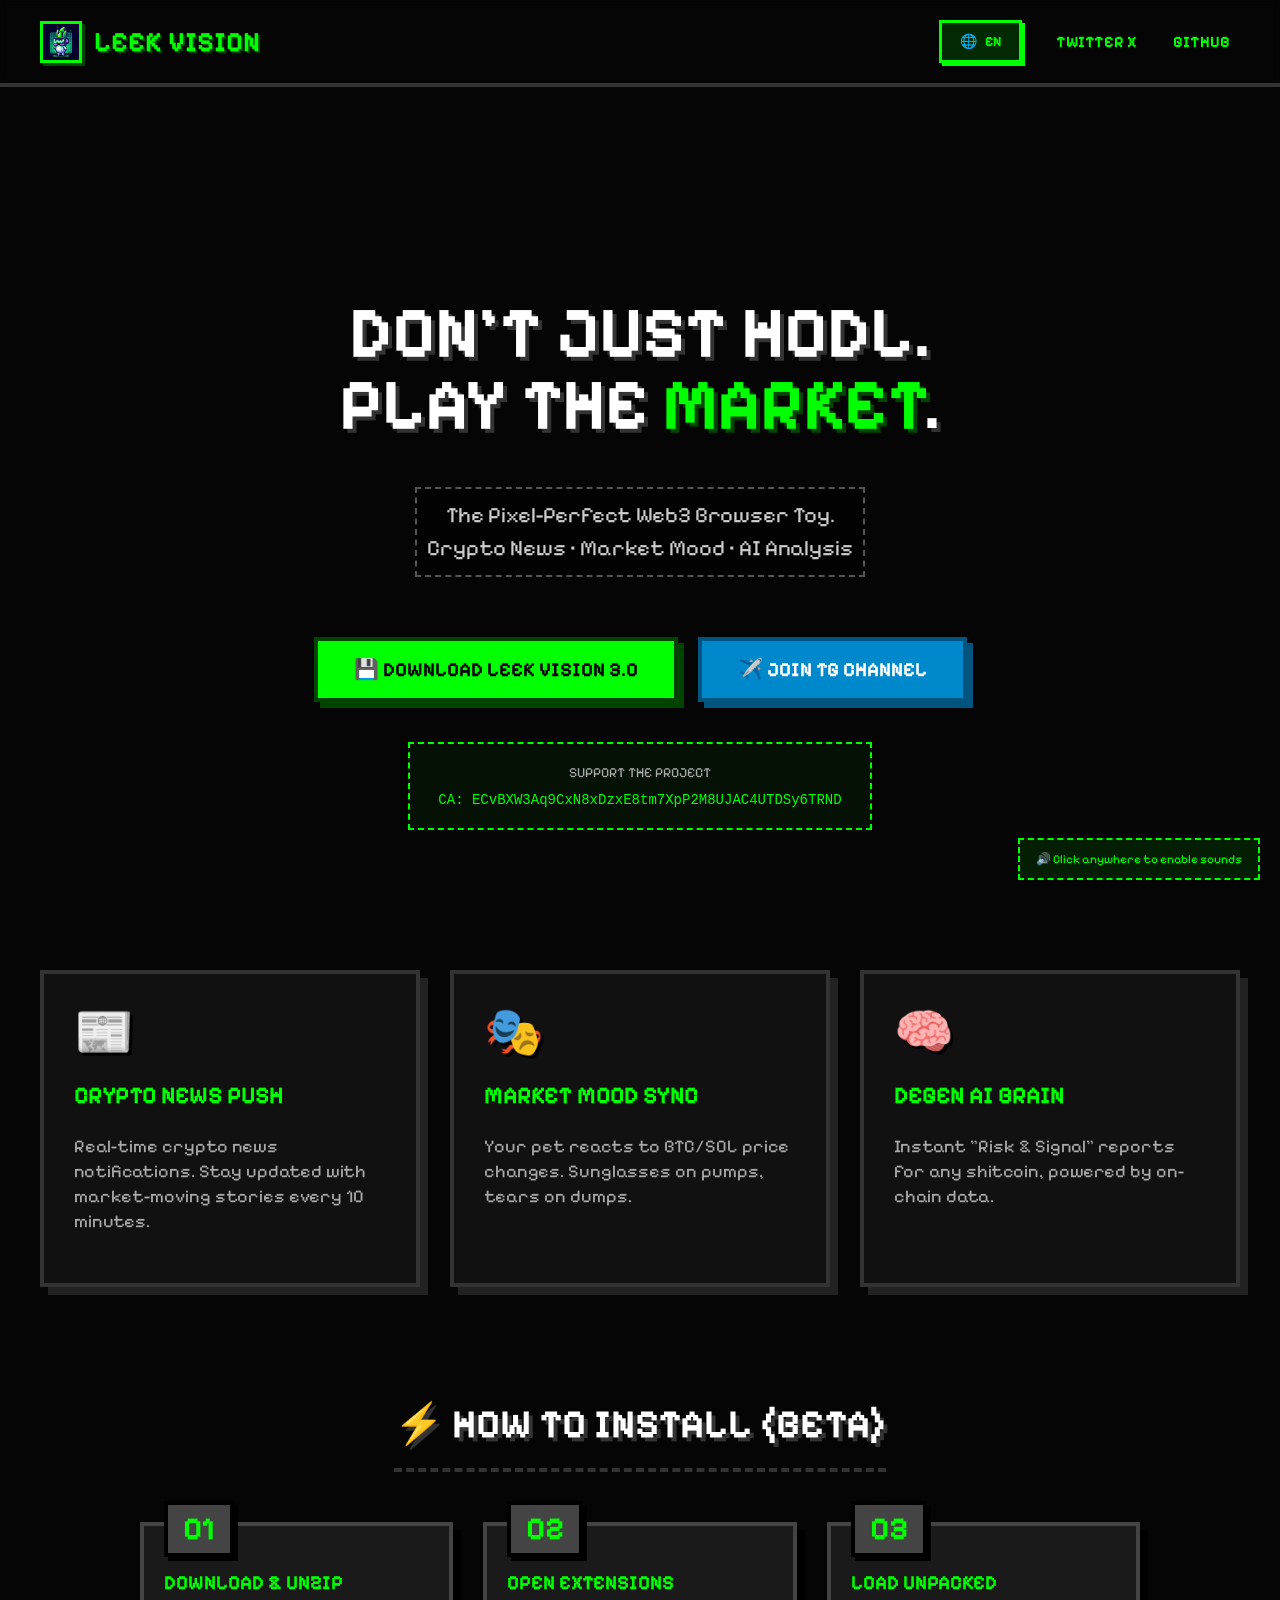
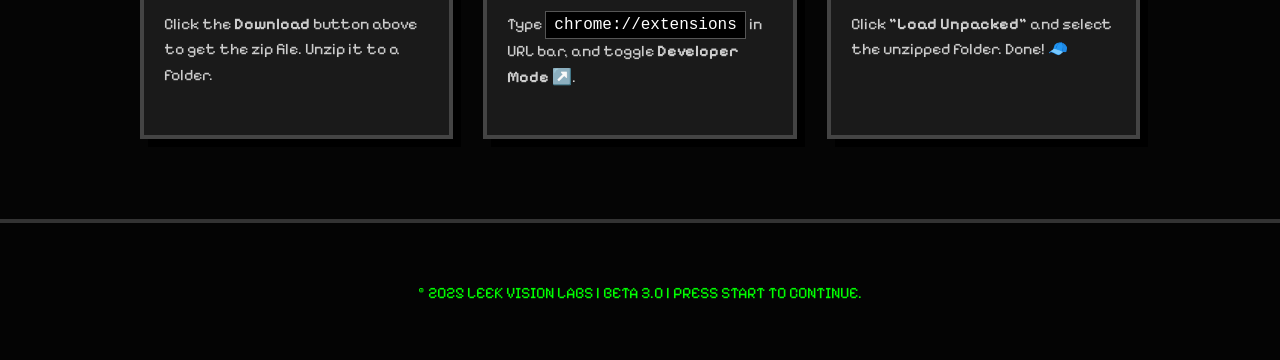
<file: index.html>
<!DOCTYPE html>
<html lang="en">
<head>
    <meta charset="UTF-8">
    <meta name="viewport" content="width=device-width, initial-scale=1.0">
    <title>Leek Vision | The Web3 Pixel Toy</title>
    <link href="https://fonts.googleapis.com/css2?family=Pixelify+Sans:wght@400;700&display=swap" rel="stylesheet">
    <script src="audio-engine.js"></script>
    <style>
        :root {
            --bg: #050505;
            --text: #ffffff;
            --accent: #00FF00; /* Leek Green */
            --secondary: #9945FF; /* Solana Purple */
            --border-color: #333;
        }

        body {
            background-color: var(--bg);
            color: var(--text);
            font-family: 'Pixelify Sans', cursive; 
            margin: 0;
            padding: 0;
            overflow-x: hidden;
            position: relative;
        }

        /* 🟢 灵动背景 (保持不变) */
        .bg-container {
            position: fixed;
            top: 0; left: 0; width: 100%; height: 100%;
            z-index: -1;
            pointer-events: none;
            overflow: hidden;
            opacity: 0.4;
        }
        .floating-pet {
            position: absolute;
            background-size: contain;
            background-repeat: no-repeat;
            image-rendering: pixelated;
        }
        .pet-1 {
            width: 80px; height: 80px;
            background-image: url('images/pet-run.gif');
            top: 15%; left: -100px;
            animation: floatRightSlow 25s linear infinite;
        }
        .pet-2 {
            width: 100px; height: 100px;
            background-image: url('images/pet-idle.gif');
            bottom: 20%; right: -100px;
            animation: floatLeftSlow 30s linear infinite;
            animation-delay: 5s;
        }
        .pet-3 {
            width: 64px; height: 64px;
            background-image: url('images/pet-run.gif');
            top: 60%; left: -100px;
            transform: scaleX(-1);
            animation: floatRightFast 18s linear infinite;
            animation-delay: 10s;
        }

        @keyframes floatRightSlow { from { transform: translateX(0); } to { transform: translateX(120vw); } }
        @keyframes floatLeftSlow { from { transform: translateX(0); } to { transform: translateX(-120vw); } }
        @keyframes floatRightFast { from { transform: translateX(0) scaleX(-1); } to { transform: translateX(120vw) scaleX(-1); } }

        /* 🟢 核心 UI */
        nav {
            display: flex;
            justify-content: space-between;
            align-items: center;
            padding: 20px 40px;
            max-width: 1200px;
            margin: 0 auto;
            border-bottom: 4px solid var(--border-color);
            background: rgba(5, 5, 5, 0.8);
            backdrop-filter: blur(5px);
        }
        .nav-right {
            display: flex;
            align-items: center;
            gap: 24px;
        }
        .logo {
            font-size: 28px;
            font-weight: 700;
            color: var(--accent);
            display: flex;
            align-items: center;
            gap: 12px;
            text-transform: uppercase;
            text-shadow: 2px 2px 0px #004400;
            cursor: pointer;
            transition: transform 0.1s;
        }
        .logo img { 
            width: 36px; height: 36px; 
            border: 3px solid var(--accent);
            box-shadow: 3px 3px 0px #004400;
        }
        .social-links {
            display: flex;
            gap: 16px;
        }
        .social-links a {
            color: var(--accent);
            text-decoration: none;
            font-weight: 700;
            text-transform: uppercase;
            border: 2px solid transparent;
            padding: 4px 8px;
            transition: 0.2s;
            cursor: pointer;
        }
        .social-links a:hover {
            border-color: var(--accent);
            box-shadow: 2px 2px 0px var(--accent);
            background: #000;
            transform: scale(1.05);
        }

        /* 音效提示 */
        .sound-hint {
            position: fixed;
            bottom: 20px;
            right: 20px;
            background: rgba(0, 255, 0, 0.1);
            border: 2px dashed var(--accent);
            padding: 12px 16px;
            font-size: 12px;
            color: var(--accent);
            z-index: 1000;
            animation: pulse 2s ease-in-out infinite;
        }
        @keyframes pulse {
            0%, 100% { opacity: 0.6; }
            50% { opacity: 1; }
        }

        /* 语言切换按钮 */
        .lang-switch {
            background: rgba(0, 255, 0, 0.15);
            border: 3px solid var(--accent);
            color: var(--accent);
            padding: 10px 18px;
            font-size: 14px;
            font-weight: 700;
            cursor: pointer;
            transition: all 0.2s;
            text-transform: uppercase;
            display: flex;
            align-items: center;
            gap: 8px;
            font-family: 'Pixelify Sans', cursive;
            box-shadow: 3px 3px 0px var(--accent);
        }
        .lang-switch:hover {
            background: rgba(0, 255, 0, 0.25);
            transform: scale(1.08);
            box-shadow: 4px 4px 0px var(--accent);
        }
        .lang-switch:active {
            transform: scale(0.95);
            box-shadow: 2px 2px 0px var(--accent);
        }

        /* Hero 区域 (删除了 Demo 框) */
        .hero {
            text-align: center;
            padding: 150px 20px 100px; /* 增加了下方留白 */
            max-width: 900px;
            margin: 0 auto;
        }
        h1 {
            font-size: 72px;
            line-height: 1;
            margin-bottom: 24px;
            text-transform: uppercase;
            text-shadow: 4px 4px 0px #333;
        }
        h1 span { 
            color: var(--accent); 
            text-shadow: 4px 4px 0px #004400;
        }
        p.subtitle {
            font-size: 22px;
            color: #ccc;
            margin-bottom: 60px;
            line-height: 1.5;
            background: rgba(0,0,0,0.6);
            display: inline-block;
            padding: 10px;
            border: 2px dashed #555;
        }

        /* 按钮组 */
        .btn-group {
            display: flex;
            gap: 20px;
            justify-content: center;
        }
        .btn {
            padding: 16px 36px;
            font-weight: 700;
            text-decoration: none;
            font-size: 20px;
            text-transform: uppercase;
            transition: all 0.1s;
            position: relative;
            top: 0; left: 0;
            display: flex;
            align-items: center;
            gap: 10px;
            cursor: pointer;
        }
        
        /* 🟢 DOWNLOAD 按钮 */
        .btn-primary {
            background-color: var(--accent);
            color: #000;
            border: 4px solid #004400;
            box-shadow: 6px 6px 0px #004400;
        }
        .btn-primary:hover { color: #000; filter: brightness(1.1); }
        
        /* 🟢 TG 按钮 */
        .btn-secondary {
            background-color: #0088cc; /* Telegram Blue */
            color: #fff;
            border: 4px solid #005580;
            box-shadow: 6px 6px 0px #005580;
        }
        .btn-secondary:hover { color: #fff; filter: brightness(1.1); }

        .btn:active {
            top: 4px; left: 4px;
            box-shadow: 2px 2px 0px #000;
        }

        /* Features */
        .features {
            display: grid;
            grid-template-columns: repeat(auto-fit, minmax(320px, 1fr));
            gap: 30px;
            max-width: 1200px;
            margin: 40px auto 80px;
            padding: 0 20px;
        }
        .feature-card {
            background: #111;
            padding: 30px;
            border: 4px solid #333;
            box-shadow: 8px 8px 0px #222;
            transition: transform 0.2s;
            cursor: pointer;
        }
        .feature-card:hover {
            transform: translate(-4px, -4px);
            box-shadow: 12px 12px 0px var(--accent);
            border-color: var(--accent);
        }
        .feature-card h3 {
            font-size: 24px;
            margin-top: 0;
            color: var(--accent);
            text-transform: uppercase;
        }
        .feature-card p { color: #aaa; font-size: 18px; line-height: 1.4; }
        .icon { font-size: 48px; margin-bottom: 20px; display: block; text-shadow: 3px 3px 0 #000; }

        /* 教程区 */
        .install-guide {
            max-width: 1000px;
            margin: 0 auto 80px;
            padding: 0 20px;
            text-align: center;
        }
        .install-guide h2 {
            font-size: 40px; color: #fff; margin-bottom: 50px; text-transform: uppercase;
            text-shadow: 4px 4px 0 #333; border-bottom: 4px dashed #333; padding-bottom: 20px;
            display: inline-block;
        }
        .steps-container {
            display: grid; grid-template-columns: repeat(auto-fit, minmax(280px, 1fr)); gap: 30px;
        }
        .step-card {
            background: #1a1a1a; border: 4px solid #444; padding: 30px 20px;
            position: relative; text-align: left; box-shadow: 8px 8px 0px #000;
            transition: transform 0.2s;
            cursor: pointer;
        }
        .step-card:hover { transform: translateY(-5px); border-color: var(--accent); box-shadow: 12px 12px 0px var(--accent); }
        .step-num {
            position: absolute; top: -25px; left: 20px; background: #444; color: var(--accent);
            font-size: 32px; font-weight: 700; padding: 5px 15px; border: 4px solid #000; box-shadow: 4px 4px 0px #000;
        }
        .step-card h4 { color: var(--accent); font-size: 20px; margin-top: 15px; margin-bottom: 15px; text-transform: uppercase; }
        .step-card p { color: #ccc; font-size: 16px; line-height: 1.6; }
        code { background: #000; padding: 4px 8px; font-family: monospace; color: #fff; border: 1px solid #555; }

        footer {
            text-align: center; padding: 60px 0; color: var(--accent); font-size: 16px;
            border-top: 4px solid var(--border-color); background: rgba(5,5,5,0.9); text-transform: uppercase;
        }

        @media (max-width: 768px) {
            h1 { font-size: 48px; }
            .btn-group { flex-direction: column; }
            .logo { font-size: 22px; }
        }
    </style>
</head>
<body>

    <div class="bg-container">
        <div class="floating-pet pet-1"></div>
        <div class="floating-pet pet-2"></div>
        <div class="floating-pet pet-3"></div>
    </div>

    <div class="main-content">
        <nav>
            <div class="logo">
                <img src="images/icon.png" alt="Logo">
                Leek Vision
            </div>
            <div class="nav-right">
                <button class="lang-switch" id="langSwitch">
                    <span id="langIcon">🌐</span>
                    <span id="langText">EN</span>
                </button>
                <div class="social-links">
                    <a href="https://x.com/0x7ohnson" target="_blank" data-i18n="twitter">Twitter X</a>
                    <a href="https://github.com/7ohnson-byte/Leek-Vision" target="_blank" data-i18n="github">GitHub</a>
                </div>
            </div>
        </nav>

        <section class="hero">
            <h1 data-i18n="hero_title">
                Don't just hodl.<br>
                Play the <span>Market</span>.
            </h1>
            <p class="subtitle" data-i18n="hero_subtitle">
                The Pixel-Perfect Web3 Browser Toy. <br>Crypto News • Market Mood • AI Analysis
            </p>
            <div class="btn-group">
                <a href="https://github.com/7ohnson-byte/Leek-Vision/archive/refs/heads/main.zip" class="btn btn-primary" data-i18n="btn_download">
                    💾 DOWNLOAD LEEK VISION 3.0
                </a>
                <a href="https://t.me/Leek_Vision" target="_blank" class="btn btn-secondary" data-i18n="btn_telegram">
                    ✈️ JOIN TG CHANNEL
                </a>
            </div>

            <!-- CA Address -->
            <div style="margin-top: 40px; padding: 20px; background: rgba(0, 255, 0, 0.05); border: 2px dashed var(--accent); display: inline-block;">
                <p style="margin: 0; color: #aaa; font-size: 14px; margin-bottom: 8px;" data-i18n="support_label">SUPPORT THE PROJECT</p>
                <code style="font-size: 14px; color: var(--accent); border: none; background: transparent; word-break: break-all;">
                    CA: ECvBXW3Aq9CxN8xDzxE8tm7XpP2M8UJAC4UTDSy6TRND
                </code>
            </div>
        </section>

        <section class="features">
            <div class="feature-card">
                <span class="icon">📰</span>
                <h3 data-i18n="feature1_title">Crypto News Push</h3>
                <p data-i18n="feature1_desc">Real-time crypto news notifications. Stay updated with market-moving stories every 10 minutes.</p>
            </div>
            <div class="feature-card">
                <span class="icon">🎭</span>
                <h3 data-i18n="feature2_title">Market Mood Sync</h3>
                <p data-i18n="feature2_desc">Your pet reacts to BTC/SOL price changes. Sunglasses on pumps, tears on dumps.</p>
            </div>
            <div class="feature-card">
                <span class="icon">🧠</span>
                <h3 data-i18n="feature3_title">Degen AI Brain</h3>
                <p data-i18n="feature3_desc">Instant "Risk & Signal" reports for any shitcoin, powered by on-chain data.</p>
            </div>
        </section>

        <section class="install-guide">
            <h2 data-i18n="install_title">⚡ HOW TO INSTALL (BETA)</h2>
            <div class="steps-container">
                <div class="step-card">
                    <div class="step-num">01</div>
                    <h4 data-i18n="step1_title">DOWNLOAD & UNZIP</h4>
                    <p data-i18n="step1_desc">Click the <strong>Download</strong> button above to get the zip file. Unzip it to a folder.</p>
                </div>
                <div class="step-card">
                    <div class="step-num">02</div>
                    <h4 data-i18n="step2_title">OPEN EXTENSIONS</h4>
                    <p data-i18n="step2_desc">Type <code>chrome://extensions</code> in URL bar, and toggle <strong>Developer Mode</strong> ↗️.</p>
                </div>
                <div class="step-card">
                    <div class="step-num">03</div>
                    <h4 data-i18n="step3_title">LOAD UNPACKED</h4>
                    <p data-i18n="step3_desc">Click <strong>"Load Unpacked"</strong> and select the unzipped folder. Done! 🧢</p>
                </div>
            </div>
        </section>

        <footer data-i18n="footer">
            &copy; 2025 Leek Vision Labs | Beta 3.0 | Press Start to Continue.
        </footer>
    </div>

    <!-- 音效提示 -->
    <div class="sound-hint" id="soundHint">
        🔊 <span data-i18n="sound_hint">Click anywhere to enable sounds</span>
    </div>

    <script>
        // ==================== 初始化全局变量 ====================
        let audioEnabled = false;
        const leekAudio = new LeekAudio();

        // ==================== 翻译系统 ====================
        const translations = {
            en: {
                twitter: "Twitter X",
                github: "GitHub",
                hero_title: 'Don\'t just hodl.<br>Play the <span>Market</span>.',
                hero_subtitle: 'The Pixel-Perfect Web3 Browser Toy. <br>Crypto News • Market Mood • AI Analysis',
                btn_download: '💾 DOWNLOAD LEEK VISION 3.0',
                btn_telegram: '✈️ JOIN TG CHANNEL',
                support_label: 'SUPPORT THE PROJECT',
                feature1_title: 'Crypto News Push',
                feature1_desc: 'Real-time crypto news notifications. Stay updated with market-moving stories every 10 minutes.',
                feature2_title: 'Market Mood Sync',
                feature2_desc: 'Your pet reacts to BTC/SOL price changes. Sunglasses on pumps, tears on dumps.',
                feature3_title: 'Degen AI Brain',
                feature3_desc: 'Instant "Risk & Signal" reports for any shitcoin, powered by on-chain data.',
                install_title: '⚡ HOW TO INSTALL (BETA)',
                step1_title: 'DOWNLOAD & UNZIP',
                step1_desc: 'Click the <strong>Download</strong> button above to get the zip file. Unzip it to a folder.',
                step2_title: 'OPEN EXTENSIONS',
                step2_desc: 'Type <code>chrome://extensions</code> in URL bar, and toggle <strong>Developer Mode</strong> ↗️.',
                step3_title: 'LOAD UNPACKED',
                step3_desc: 'Click <strong>"Load Unpacked"</strong> and select the unzipped folder. Done! 🧢',
                footer: '&copy; 2025 Leek Vision Labs | Beta 3.0 | Press Start to Continue.',
                sound_hint: 'Click anywhere to enable sounds',
                copied: '✅ COPIED!',
                ca_label: 'CA: '
            },
            zh: {
                twitter: "推特",
                github: "GitHub",
                hero_title: '别只管持有。<br>玩转 <span>市场</span>。',
                hero_subtitle: '像素完美的 Web3 浏览器玩具。<br>加密新闻 • 市场情绪 • AI 分析',
                btn_download: '💾 下载韭菜眼镜 3.0',
                btn_telegram: '✈️ 加入 TG 频道',
                support_label: '支持本项目',
                feature1_title: '加密新闻推送',
                feature1_desc: '实时加密货币新闻通知。每 10 分钟获取市场动态。',
                feature2_title: '市场情绪同步',
                feature2_desc: '你的宠物对 BTC/SOL 价格变化做出反应。上涨戴墨镜，下跌流眼泪。',
                feature3_title: '韭菜 AI 大脑',
                feature3_desc: '由链上数据驱动的即时"风险和信号"报告，分析任何山寨币。',
                install_title: '⚡ 如何安装 (测试版)',
                step1_title: '下载并解压',
                step1_desc: '点击上方的 <strong>下载</strong> 按钮获取 zip 文件。解压到一个文件夹。',
                step2_title: '打开扩展程序',
                step2_desc: '在地址栏输入 <code>chrome://extensions</code>，并切换 <strong>开发者模式</strong> ↗️。',
                step3_title: '加载已解压的扩展程序',
                step3_desc: '点击 <strong>"加载已解压的扩展程序"</strong> 并选择解压后的文件夹。完成！🧢',
                footer: '&copy; 2025 韭菜视觉实验室 | Beta 3.0 | 按开始键继续。',
                sound_hint: '点击页面任意位置启用音效',
                copied: '✅ 已复制！',
                ca_label: 'CA: '
            }
        };

        // 当前语言
        let currentLang = localStorage.getItem('leekVisionLang') || 'en';

        // 切换语言函数
        function toggleLanguage() {
            currentLang = currentLang === 'en' ? 'zh' : 'en';
            localStorage.setItem('leekVisionLang', currentLang);
            updateLanguage();

            // 播放音效
            if (audioEnabled) leekAudio.select();

            // 按钮动画
            const btn = document.getElementById('langSwitch');
            btn.style.transform = 'scale(0.9) rotate(5deg)';
            setTimeout(() => {
                btn.style.transform = '';
            }, 200);
        }

        // 更新页面语言
        function updateLanguage() {
            console.log('🔄 开始更新语言到:', currentLang);

            // 更新语言按钮
            const langText = document.getElementById('langText');
            if (langText) {
                langText.textContent = currentLang === 'en' ? 'EN' : '中';
                console.log('✅ 语言按钮已更新');
            } else {
                console.error('❌ 找不到 langText 元素');
            }

            // 更新所有带 data-i18n 的元素
            const elements = document.querySelectorAll('[data-i18n]');
            console.log('🔍 找到', elements.length, '个需要翻译的元素');

            elements.forEach(el => {
                const key = el.getAttribute('data-i18n');
                if (translations[currentLang][key]) {
                    el.innerHTML = translations[currentLang][key];
                } else {
                    console.warn('⚠️ 找不到翻译:', key);
                }
            });

            console.log('🌐 语言已切换到:', currentLang === 'en' ? 'English' : '中文');
        }

        // 页面加载时应用保存的语言
        document.addEventListener('DOMContentLoaded', () => {
            console.log('✅ DOM加载完成，开始应用语言...');
            console.log('📦 当前语言设置:', currentLang);
            updateLanguage();
            console.log('✅ 语言应用完成');

            // 绑定语言切换按钮事件
            const langSwitchBtn = document.getElementById('langSwitch');
            if (langSwitchBtn) {
                langSwitchBtn.addEventListener('click', toggleLanguage);
                console.log('✅ 语言切换按钮点击事件已绑定');

                // 绑定悬停音效
                langSwitchBtn.addEventListener('mouseenter', () => {
                    if (audioEnabled) leekAudio.hover();
                });
                console.log('✅ 语言切换按钮悬停音效已绑定');
            } else {
                console.error('❌ 找不到语言切换按钮');
            }
        });

        // ==================== 音效系统 ====================

        // 启用音效
        function enableAudio() {
            if (!audioEnabled) {
                audioEnabled = true;
                leekAudio.success();
                const hintText = currentLang === 'en' ? '🔊 Sounds Enabled!' : '🔊 音效已启用！';
                document.getElementById('soundHint').innerHTML = hintText;
                setTimeout(() => {
                    document.getElementById('soundHint').style.display = 'none';
                }, 2000);
            }
        }

        // 全局点击启用音效
        document.addEventListener('click', enableAudio, { once: true });

        // Logo 点击音效
        document.querySelector('.logo').addEventListener('click', () => {
            if (audioEnabled) {
                leekAudio.petClick();
                // 添加动画
                const logo = document.querySelector('.logo');
                logo.style.transform = 'scale(1.1) rotate(5deg)';
                setTimeout(() => {
                    logo.style.transform = 'scale(1) rotate(0deg)';
                }, 200);
            }
        });

        // 社交链接悬停音效
        document.querySelectorAll('.social-links a').forEach(link => {
            link.addEventListener('mouseenter', () => {
                if (audioEnabled) leekAudio.hover();
            });
            link.addEventListener('click', () => {
                if (audioEnabled) leekAudio.success();
            });
        });

        // 按钮音效
        document.querySelectorAll('.btn').forEach(btn => {
            btn.addEventListener('mouseenter', () => {
                if (audioEnabled) {
                    leekAudio.hover();
                    // 像素抖动效果
                    btn.style.transform = 'translate(-2px, -2px) scale(1.02)';
                }
            });
            btn.addEventListener('mouseleave', () => {
                btn.style.transform = '';
            });
            btn.addEventListener('click', () => {
                if (audioEnabled) leekAudio.success();
            });
        });

        // 特性卡片音效
        document.querySelectorAll('.feature-card').forEach(card => {
            card.addEventListener('mouseenter', () => {
                if (audioEnabled) {
                    leekAIInput(); // 使用输入音效
                    card.style.transform = 'translate(-4px, -4px)';
                }
            });
            card.addEventListener('mouseleave', () => {
                card.style.transform = '';
            });
        });

        // 步骤卡片音效
        document.querySelectorAll('.step-card').forEach(card => {
            card.addEventListener('mouseenter', () => {
                if (audioEnabled) {
                    leekAIInput();
                    card.style.transform = 'translateY(-5px)';
                }
            });
            card.addEventListener('mouseleave', () => {
                card.style.transform = '';
            });
        });

        // 背景宠物点击音效
        document.querySelectorAll('.floating-pet').forEach(pet => {
            pet.style.cursor = 'pointer';
            pet.addEventListener('click', (e) => {
                if (audioEnabled) {
                    leekAudio.petClick();
                    // 添加跳跃动画
                    pet.style.animation = 'none';
                    pet.offsetHeight; // 触发重排
                    pet.style.transform = 'scale(1.2) translateY(-20px)';
                    pet.style.transition = 'transform 0.2s';
                    setTimeout(() => {
                        pet.style.transform = '';
                        pet.style.animation = '';
                    }, 200);
                }
            });
        });

        // CA 地址复制功能
        const caCode = document.querySelector('code');
        if (caCode) {
            caCode.style.cursor = 'pointer';
            caCode.addEventListener('click', async () => {
                const ca = 'ECvBXW3Aq9CxN8xDzxE8tm7XpP2M8UJAC4UTDSy6TRND';
                try {
                    await navigator.clipboard.writeText(ca);
                    if (audioEnabled) leekAudio.success();

                    // 使用翻译
                    const copiedText = translations[currentLang].copied;
                    const caLabel = translations[currentLang].ca_label;

                    caCode.textContent = copiedText;
                    caCode.style.color = '#00ff00';
                    setTimeout(() => {
                        caCode.textContent = `${caLabel}${ca}`;
                        caCode.style.color = '';
                    }, 2000);
                } catch (err) {
                    console.error('Failed to copy:', err);
                }
            });
            caCode.addEventListener('mouseenter', () => {
                if (audioEnabled) leekAudio.hover();
                caCode.style.transform = 'scale(1.05)';
                caCode.style.transition = 'transform 0.1s';
            });
            caCode.addEventListener('mouseleave', () => {
                caCode.style.transform = '';
            });
        }

        // 键盘快捷键
        document.addEventListener('keydown', (e) => {
            if (audioEnabled) {
                if (e.key === 'Enter' || e.key === ' ') {
                    leekAudio.select();
                }
            }
        });

        console.log('🎵 网页音效系统已加载！');
        console.log('🌐 多语言系统已加载！');
        console.log('🔊 点击页面任意位置启用音效');
        console.log('当前语言:', currentLang === 'en' ? 'English' : '中文');
    </script>

</body>
</html>
</file>
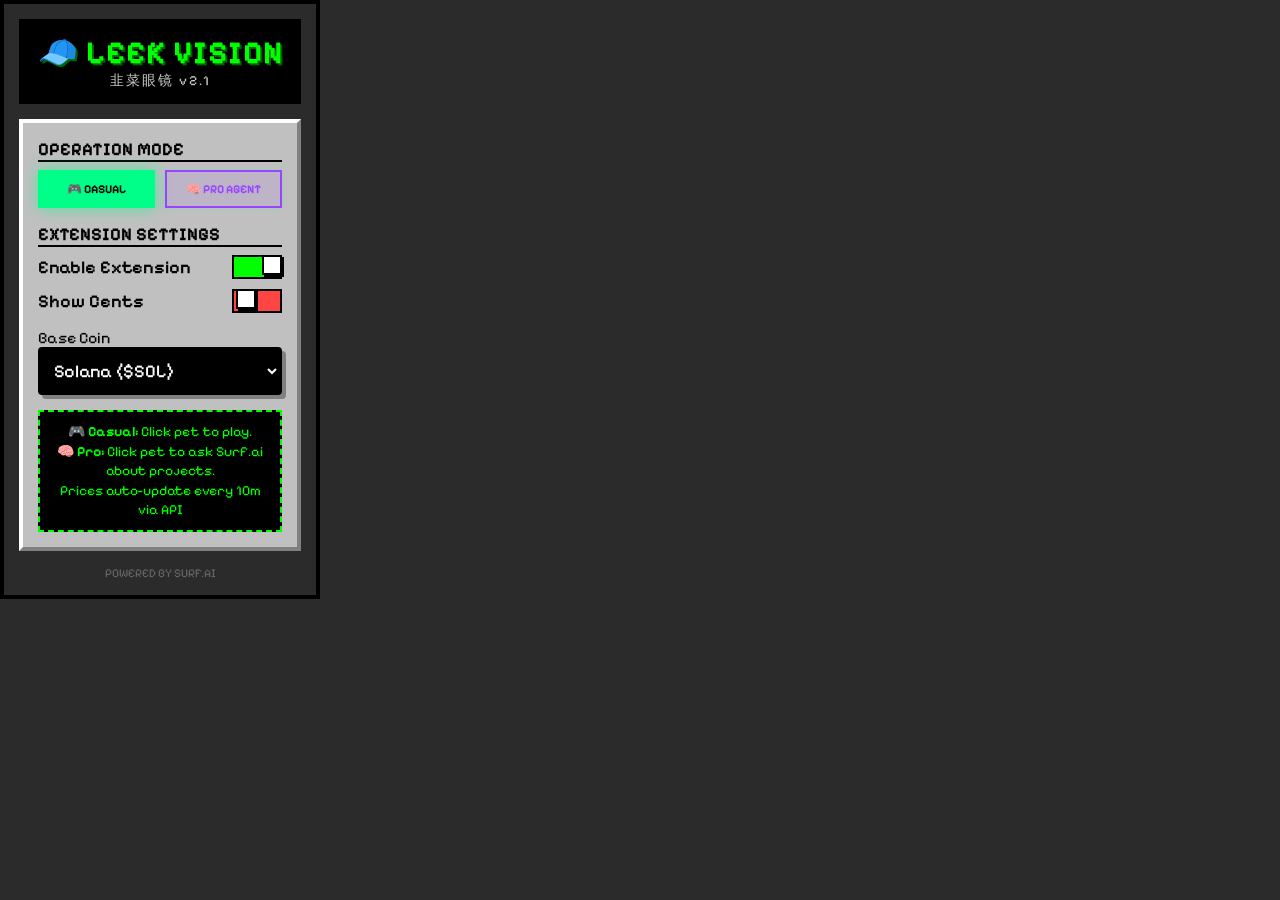
<file: popup.html>
<!DOCTYPE html>
<html lang="en">
<head>
  <meta charset="UTF-8">
  <meta name="viewport" content="width=device-width, initial-scale=1.0">
  <title>Leek Vision 🧢</title>
  <link rel="stylesheet" href="popup.css">
</head>
<body>
  <div class="container">
    <div class="header">
      <h1>🧢 Leek Vision</h1>
      <p class="subtitle">韭菜眼镜 v2.1</p>
    </div>

    <div class="scanner-settings">
      
      <div class="setting-group">
        <label class="setting-label">OPERATION MODE</label>
        <div class="mode-selector">
          <label class="radio-container">
            <input type="radio" name="op-mode" value="casual" checked>
            <span class="radio-btn">🎮 CASUAL</span>
          </label>
          <label class="radio-container">
            <input type="radio" name="op-mode" value="pro">
            <span class="radio-btn">🧠 PRO AGENT</span>
          </label>
        </div>
      </div>

      <div class="setting-group">
        <label class="setting-label">Extension Settings</label>

        <div class="toggle-row">
          <span class="toggle-text">Enable Extension</span>
          <label class="toggle-switch">
            <input type="checkbox" id="enable-extension" checked>
            <span class="toggle-slider"></span>
          </label>
        </div>

        <div class="toggle-row">
          <span class="toggle-text">Show Cents</span>
          <label class="toggle-switch">
            <input type="checkbox" id="show-cents">
            <span class="toggle-slider"></span>
          </label>
        </div>
      </div>

      <div class="setting-group">
        <label for="coin-select">Base Coin</label>
        <select id="coin-select">
          <option value="SOL">Solana ($SOL)</option>
          <option value="BTC">Bitcoin ($BTC)</option>
          <option value="ETH">Ethereum ($ETH)</option>
          <option value="BNB">BNB ($BNB)</option>
        </select>
      </div>

      <div class="info">
        <p>🎮 <b>Casual:</b> Click pet to play.</p>
        <p>🧠 <b>Pro:</b> Click pet to ask Surf.ai about projects.</p>
        <p class="rate-info">
          Prices auto-update every 10m via API
        </p>
      </div>
    </div>

    <div class="footer">
      <p class="version">Powered by Surf.ai</p>
    </div>
  </div>

  <script src="popup.js"></script>
</body>
</html>
</file>
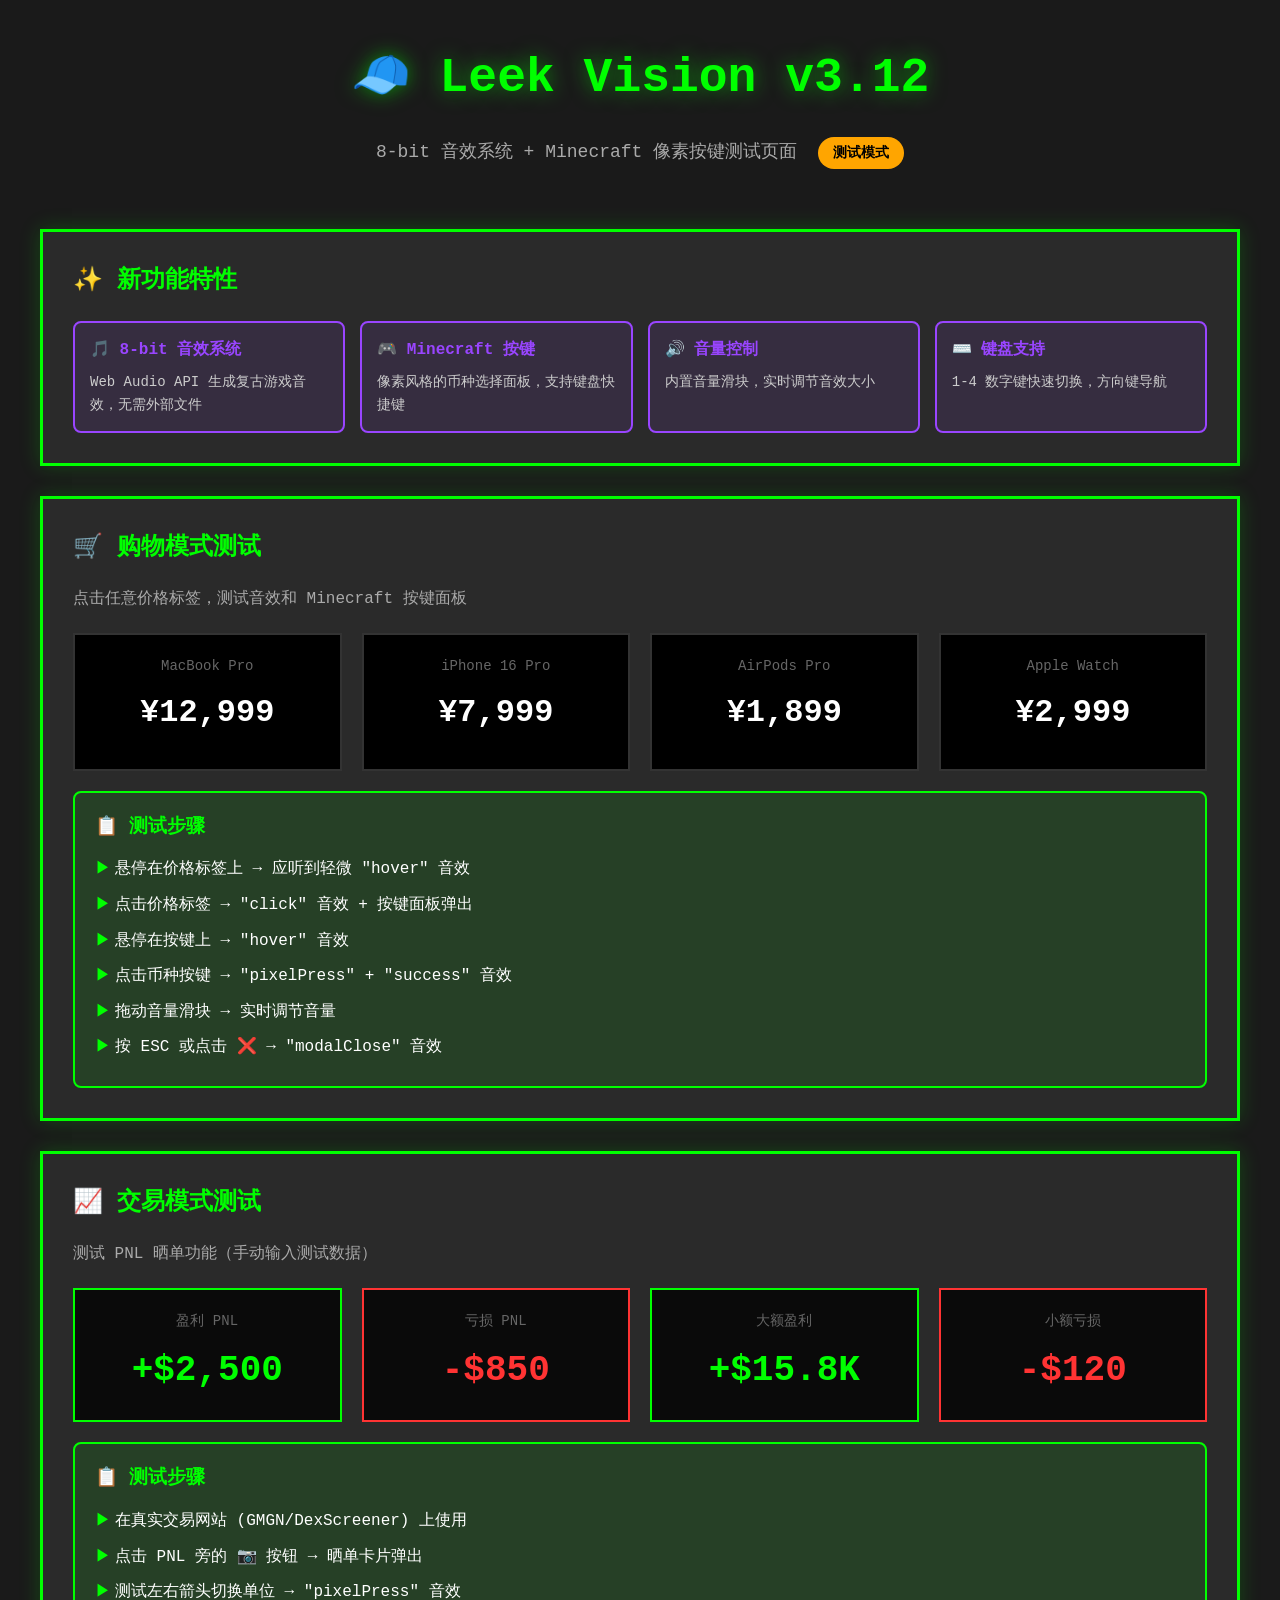
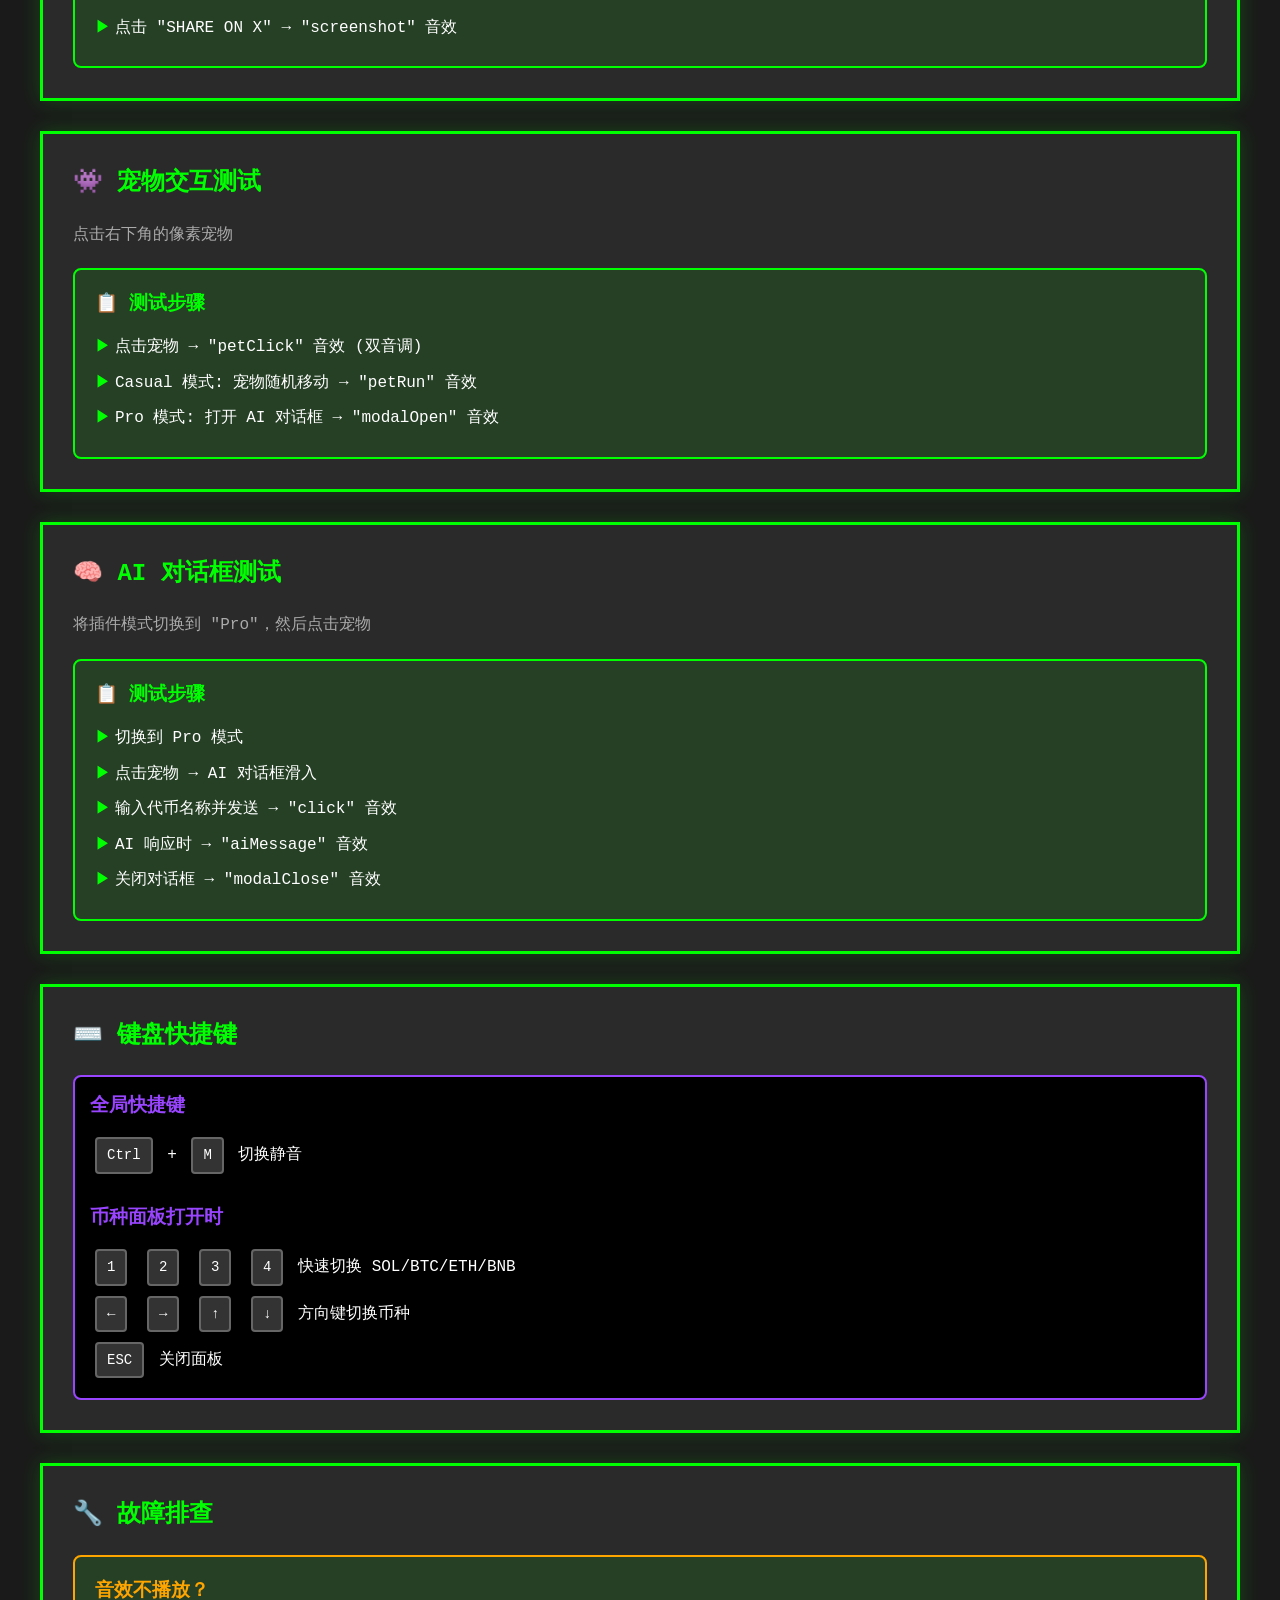
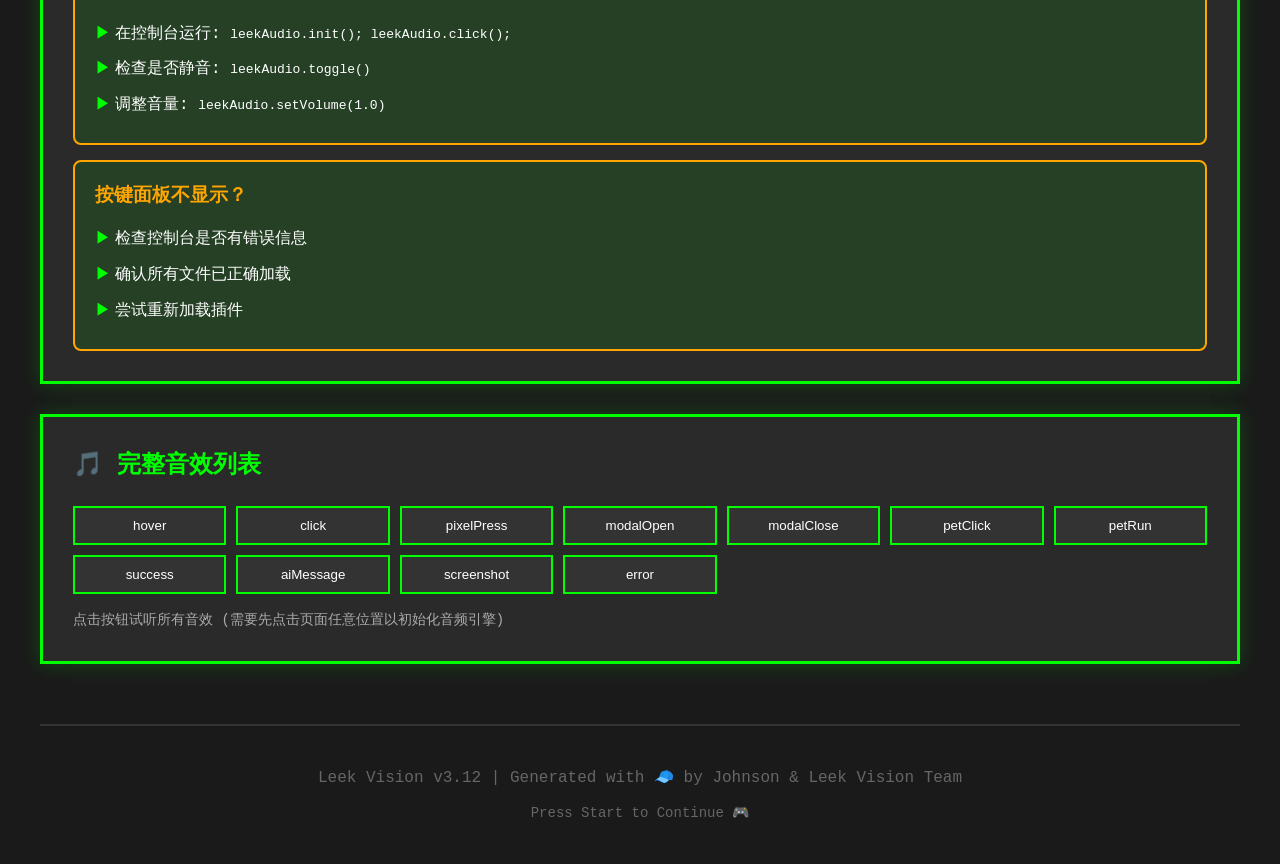
<file: test-page.html>
<!DOCTYPE html>
<html lang="zh-CN">
<head>
    <meta charset="UTF-8">
    <meta name="viewport" content="width=device-width, initial-scale=1.0">
    <title>Leek Vision v3.12 - 测试页面</title>
    <style>
        * {
            margin: 0;
            padding: 0;
            box-sizing: border-box;
        }

        body {
            font-family: 'Courier New', monospace;
            background: #1a1a1a;
            color: #fff;
            padding: 40px 20px;
            line-height: 1.6;
        }

        .container {
            max-width: 1200px;
            margin: 0 auto;
        }

        h1 {
            color: #00FF00;
            text-align: center;
            font-size: 48px;
            margin-bottom: 20px;
            text-shadow: 0 0 20px rgba(0, 255, 0, 0.5);
        }

        .subtitle {
            text-align: center;
            color: #aaa;
            margin-bottom: 60px;
            font-size: 18px;
        }

        .test-section {
            background: #2a2a2a;
            border: 3px solid #00FF00;
            padding: 30px;
            margin-bottom: 30px;
            box-shadow: 0 0 20px rgba(0, 255, 0, 0.2);
        }

        .test-section h2 {
            color: #00FF00;
            font-size: 24px;
            margin-bottom: 20px;
            display: flex;
            align-items: center;
            gap: 10px;
        }

        .test-grid {
            display: grid;
            grid-template-columns: repeat(auto-fit, minmax(200px, 1fr));
            gap: 20px;
        }

        .price-card {
            background: #000;
            border: 2px solid #333;
            padding: 20px;
            text-align: center;
            transition: all 0.3s;
        }

        .price-card:hover {
            border-color: #00FF00;
            box-shadow: 0 0 15px rgba(0, 255, 0, 0.3);
        }

        .price-label {
            color: #666;
            font-size: 14px;
            margin-bottom: 10px;
        }

        .price-value {
            color: #fff;
            font-size: 32px;
            font-weight: bold;
            margin-bottom: 10px;
        }

        .pnl-display {
            background: #0a0a0a;
            border: 2px solid #FF3333;
            padding: 20px;
            text-align: center;
        }

        .pnl-display.profit {
            border-color: #00FF00;
        }

        .pnl-value {
            font-size: 36px;
            font-weight: bold;
            color: #FF3333;
        }

        .pnl-display.profit .pnl-value {
            color: #00FF00;
        }

        .info-box {
            background: rgba(0, 255, 0, 0.1);
            border: 2px solid #00FF00;
            padding: 20px;
            margin-top: 20px;
            border-radius: 8px;
        }

        .info-box h3 {
            color: #00FF00;
            margin-bottom: 10px;
        }

        .info-box ul {
            list-style: none;
            padding-left: 0;
        }

        .info-box li {
            padding: 5px 0;
            padding-left: 20px;
            position: relative;
        }

        .info-box li::before {
            content: "▶";
            position: absolute;
            left: 0;
            color: #00FF00;
        }

        .keyboard-hint {
            background: #000;
            border: 2px solid #9945FF;
            padding: 15px;
            margin-top: 20px;
            border-radius: 8px;
        }

        .keyboard-hint h3 {
            color: #9945FF;
            margin-bottom: 10px;
        }

        .key {
            display: inline-block;
            background: #333;
            border: 2px solid #666;
            border-radius: 4px;
            padding: 5px 10px;
            margin: 5px;
            font-family: monospace;
            font-size: 14px;
            box-shadow: 0 3px 0 #000;
        }

        .status-badge {
            display: inline-block;
            padding: 5px 15px;
            border-radius: 20px;
            font-size: 14px;
            font-weight: bold;
            margin-left: 10px;
        }

        .status-badge.success {
            background: #00FF00;
            color: #000;
        }

        .status-badge.testing {
            background: #FFA500;
            color: #000;
        }

        footer {
            text-align: center;
            margin-top: 60px;
            padding-top: 40px;
            border-top: 2px solid #333;
            color: #666;
        }

        .feature-list {
            display: grid;
            grid-template-columns: repeat(auto-fit, minmax(250px, 1fr));
            gap: 15px;
            margin-top: 20px;
        }

        .feature-item {
            background: rgba(153, 69, 255, 0.1);
            border: 2px solid #9945FF;
            padding: 15px;
            border-radius: 8px;
        }

        .feature-item h4 {
            color: #9945FF;
            margin-bottom: 8px;
        }

        .feature-item p {
            color: #ccc;
            font-size: 14px;
        }
    </style>
</head>
<body>
    <div class="container">
        <h1>🧢 Leek Vision v3.12</h1>
        <p class="subtitle">
            8-bit 音效系统 + Minecraft 像素按键测试页面
            <span class="status-badge testing">测试模式</span>
        </p>

        <!-- 功能特性 -->
        <div class="test-section">
            <h2>✨ 新功能特性</h2>
            <div class="feature-list">
                <div class="feature-item">
                    <h4>🎵 8-bit 音效系统</h4>
                    <p>Web Audio API 生成复古游戏音效，无需外部文件</p>
                </div>
                <div class="feature-item">
                    <h4>🎮 Minecraft 按键</h4>
                    <p>像素风格的币种选择面板，支持键盘快捷键</p>
                </div>
                <div class="feature-item">
                    <h4>🔊 音量控制</h4>
                    <p>内置音量滑块，实时调节音效大小</p>
                </div>
                <div class="feature-item">
                    <h4>⌨️ 键盘支持</h4>
                    <p>1-4 数字键快速切换，方向键导航</p>
                </div>
            </div>
        </div>

        <!-- 购物模式测试 -->
        <div class="test-section">
            <h2>🛒 购物模式测试</h2>
            <p style="color: #aaa; margin-bottom: 20px;">
                点击任意价格标签，测试音效和 Minecraft 按键面板
            </p>
            <div class="test-grid">
                <div class="price-card">
                    <div class="price-label">MacBook Pro</div>
                    <div class="price-value">¥12,999</div>
                </div>
                <div class="price-card">
                    <div class="price-label">iPhone 16 Pro</div>
                    <div class="price-value">¥7,999</div>
                </div>
                <div class="price-card">
                    <div class="price-label">AirPods Pro</div>
                    <div class="price-value">¥1,899</div>
                </div>
                <div class="price-card">
                    <div class="price-label">Apple Watch</div>
                    <div class="price-value">¥2,999</div>
                </div>
            </div>

            <div class="info-box">
                <h3>📋 测试步骤</h3>
                <ul>
                    <li>悬停在价格标签上 → 应听到轻微 "hover" 音效</li>
                    <li>点击价格标签 → "click" 音效 + 按键面板弹出</li>
                    <li>悬停在按键上 → "hover" 音效</li>
                    <li>点击币种按键 → "pixelPress" + "success" 音效</li>
                    <li>拖动音量滑块 → 实时调节音量</li>
                    <li>按 ESC 或点击 ❌ → "modalClose" 音效</li>
                </ul>
            </div>
        </div>

        <!-- 交易模式测试 -->
        <div class="test-section">
            <h2>📈 交易模式测试</h2>
            <p style="color: #aaa; margin-bottom: 20px;">
                测试 PNL 晒单功能（手动输入测试数据）
            </p>
            <div class="test-grid">
                <div class="pnl-display profit">
                    <div class="price-label">盈利 PNL</div>
                    <div class="pnl-value">+$2,500</div>
                </div>
                <div class="pnl-display">
                    <div class="price-label">亏损 PNL</div>
                    <div class="pnl-value">-$850</div>
                </div>
                <div class="pnl-display profit">
                    <div class="price-label">大额盈利</div>
                    <div class="pnl-value">+$15.8K</div>
                </div>
                <div class="pnl-display">
                    <div class="price-label">小额亏损</div>
                    <div class="pnl-value">-$120</div>
                </div>
            </div>

            <div class="info-box">
                <h3>📋 测试步骤</h3>
                <ul>
                    <li>在真实交易网站 (GMGN/DexScreener) 上使用</li>
                    <li>点击 PNL 旁的 📷 按钮 → 晒单卡片弹出</li>
                    <li>测试左右箭头切换单位 → "pixelPress" 音效</li>
                    <li>点击 "SHARE ON X" → "screenshot" 音效</li>
                </ul>
            </div>
        </div>

        <!-- 宠物测试 -->
        <div class="test-section">
            <h2>👾 宠物交互测试</h2>
            <p style="color: #aaa; margin-bottom: 20px;">
                点击右下角的像素宠物
            </p>
            <div class="info-box">
                <h3>📋 测试步骤</h3>
                <ul>
                    <li>点击宠物 → "petClick" 音效 (双音调)</li>
                    <li>Casual 模式: 宠物随机移动 → "petRun" 音效</li>
                    <li>Pro 模式: 打开 AI 对话框 → "modalOpen" 音效</li>
                </ul>
            </div>
        </div>

        <!-- AI 对话框测试 -->
        <div class="test-section">
            <h2>🧠 AI 对话框测试</h2>
            <p style="color: #aaa; margin-bottom: 20px;">
                将插件模式切换到 "Pro"，然后点击宠物
            </p>
            <div class="info-box">
                <h3>📋 测试步骤</h3>
                <ul>
                    <li>切换到 Pro 模式</li>
                    <li>点击宠物 → AI 对话框滑入</li>
                    <li>输入代币名称并发送 → "click" 音效</li>
                    <li>AI 响应时 → "aiMessage" 音效</li>
                    <li>关闭对话框 → "modalClose" 音效</li>
                </ul>
            </div>
        </div>

        <!-- 键盘快捷键 -->
        <div class="test-section">
            <h2>⌨️ 键盘快捷键</h2>
            <div class="keyboard-hint">
                <h3>全局快捷键</h3>
                <p>
                    <span class="key">Ctrl</span> + <span class="key">M</span>
                    切换静音
                </p>
                <br>
                <h3>币种面板打开时</h3>
                <p>
                    <span class="key">1</span>
                    <span class="key">2</span>
                    <span class="key">3</span>
                    <span class="key">4</span>
                    快速切换 SOL/BTC/ETH/BNB
                </p>
                <p>
                    <span class="key">←</span>
                    <span class="key">→</span>
                    <span class="key">↑</span>
                    <span class="key">↓</span>
                    方向键切换币种
                </p>
                <p>
                    <span class="key">ESC</span>
                    关闭面板
                </p>
            </div>
        </div>

        <!-- 故障排查 -->
        <div class="test-section">
            <h2>🔧 故障排查</h2>
            <div class="info-box" style="border-color: #FFA500;">
                <h3 style="color: #FFA500;">音效不播放？</h3>
                <ul>
                    <li>在控制台运行: <code>leekAudio.init(); leekAudio.click();</code></li>
                    <li>检查是否静音: <code>leekAudio.toggle()</code></li>
                    <li>调整音量: <code>leekAudio.setVolume(1.0)</code></li>
                </ul>
            </div>
            <div class="info-box" style="border-color: #FFA500; margin-top: 15px;">
                <h3 style="color: #FFA500;">按键面板不显示？</h3>
                <ul>
                    <li>检查控制台是否有错误信息</li>
                    <li>确认所有文件已正确加载</li>
                    <li>尝试重新加载插件</li>
                </ul>
            </div>
        </div>

        <!-- 音效列表 -->
        <div class="test-section">
            <h2>🎵 完整音效列表</h2>
            <div style="display: grid; grid-template-columns: repeat(auto-fit, minmax(150px, 1fr)); gap: 10px; margin-top: 20px;">
                <button onclick="leekAudio.hover()" style="padding: 10px; background: #333; border: 2px solid #00FF00; color: #fff; cursor: pointer;">hover</button>
                <button onclick="leekAudio.click()" style="padding: 10px; background: #333; border: 2px solid #00FF00; color: #fff; cursor: pointer;">click</button>
                <button onclick="leekAudio.pixelPress()" style="padding: 10px; background: #333; border: 2px solid #00FF00; color: #fff; cursor: pointer;">pixelPress</button>
                <button onclick="leekAudio.modalOpen()" style="padding: 10px; background: #333; border: 2px solid #00FF00; color: #fff; cursor: pointer;">modalOpen</button>
                <button onclick="leekAudio.modalClose()" style="padding: 10px; background: #333; border: 2px solid #00FF00; color: #fff; cursor: pointer;">modalClose</button>
                <button onclick="leekAudio.petClick()" style="padding: 10px; background: #333; border: 2px solid #00FF00; color: #fff; cursor: pointer;">petClick</button>
                <button onclick="leekAudio.petRun()" style="padding: 10px; background: #333; border: 2px solid #00FF00; color: #fff; cursor: pointer;">petRun</button>
                <button onclick="leekAudio.success()" style="padding: 10px; background: #333; border: 2px solid #00FF00; color: #fff; cursor: pointer;">success</button>
                <button onclick="leekAudio.aiMessage()" style="padding: 10px; background: #333; border: 2px solid #00FF00; color: #fff; cursor: pointer;">aiMessage</button>
                <button onclick="leekAudio.screenshot()" style="padding: 10px; background: #333; border: 2px solid #00FF00; color: #fff; cursor: pointer;">screenshot</button>
                <button onclick="leekAudio.error()" style="padding: 10px; background: #333; border: 2px solid #00FF00; color: #fff; cursor: pointer;">error</button>
            </div>
            <p style="color: #aaa; margin-top: 15px; font-size: 14px;">
                点击按钮试听所有音效 (需要先点击页面任意位置以初始化音频引擎)
            </p>
        </div>

        <footer>
            <p>Leek Vision v3.12 | Generated with 🧢 by Johnson & Leek Vision Team</p>
            <p style="margin-top: 10px; font-size: 14px;">Press Start to Continue 🎮</p>
        </footer>
    </div>

    <script>
        // 初始化音频引擎（如果插件已加载）
        document.addEventListener('click', () => {
            if (window.leekAudio) {
                window.leekAudio.init();
                console.log('🎵 Audio Engine Initialized');
            }
        }, { once: true });

        // 检查插件状态
        window.addEventListener('load', () => {
            setTimeout(() => {
                const status = window.leekAudio ? '<span class="status-badge success">✓ 音效引擎已加载</span>' : '<span class="status-badge testing">⚠️ 音效引擎未检测到</span>';
                console.log('Leek Vision Status:', status);
            }, 1000);
        });
    </script>
</body>
</html>
</file>
<file: popup.css>
/* =====================================================
   LEEK VISION - 8-BIT UI THEME
   Style: Pixelify Edition
   ===================================================== */

@import url('https://fonts.googleapis.com/css2?family=Pixelify+Sans:wght@400;500;600;700&display=swap');

* {
  margin: 0;
  padding: 0;
  box-sizing: border-box;
}

body {
  width: 320px; 
  background-color: #2b2b2b; /* Dark Grey Plastic */
  font-family: 'Pixelify Sans', sans-serif; /* NEW FONT */
  color: #ffffff;
  padding: 15px;
  border: 4px solid #000; 
}

.container {
  display: flex;
  flex-direction: column;
  gap: 15px;
}

/* =====================================================
   HEADER
   ===================================================== */

.header {
  text-align: center;
  border: 4px solid #000;
  background: #000;
  padding: 10px;
  box-shadow: inset 0 0 10px #000;
}

.header h1 {
  font-size: 32px;
  color: #00FF00; 
  text-transform: uppercase;
  letter-spacing: 1px;
  text-shadow: 2px 2px 0px #006600;
  margin: 0;
  font-weight: 700;
}

.subtitle {
  font-size: 14px;
  color: #cccccc;
  letter-spacing: 2px;
}

/* =====================================================
   CONTROLS
   ===================================================== */

.scanner-settings {
  background-color: #c0c0c0; /* Gameboy Grey */
  border: 4px solid #ffffff;
  border-right-color: #808080;
  border-bottom-color: #808080;
  padding: 15px;
  color: #000;
}

.setting-group {
  margin-bottom: 15px;
}

.setting-label {
  display: block;
  font-size: 18px;
  font-weight: 700;
  margin-bottom: 8px;
  text-transform: uppercase;
  border-bottom: 2px solid #000;
}

/* Toggle Rows */
.toggle-row {
  display: flex;
  justify-content: space-between;
  align-items: center;
  margin-bottom: 10px;
}

.toggle-text {
  font-size: 18px;
  font-weight: 600;
}

/* PIXEL SWITCH (Checkbox) */
.toggle-switch {
  position: relative;
  display: inline-block;
  width: 50px;
  height: 24px;
}

.toggle-switch input {
  opacity: 0;
  width: 0;
  height: 0;
}

.toggle-slider {
  position: absolute;
  cursor: pointer;
  top: 0;
  left: 0;
  right: 0;
  bottom: 0;
  background-color: #ff4444; 
  border: 2px solid #000;
  transition: none; 
}

.toggle-slider::before {
  position: absolute;
  content: "";
  height: 16px;
  width: 16px;
  left: 2px;
  bottom: 2px;
  background-color: white;
  border: 2px solid #000;
  transition: none;
  box-shadow: 2px 2px 0px #000;
}

input:checked + .toggle-slider {
  background-color: #00FF00; 
}

input:checked + .toggle-slider::before {
  transform: translateX(26px);
}

/* =====================================================
   SELECT DROPDOWN
   ===================================================== */

select {
  width: 100%;
  padding: 10px;
  font-family: 'Pixelify Sans', sans-serif;
  font-size: 18px;
  font-weight: 500;
  background-color: #000;
  color: #fff;
  border: 2px solid #000;
  border-radius: 4px;
  box-shadow: 4px 4px 0px #808080;
  cursor: pointer;
  outline: none;
}

select:active {
  transform: translate(2px, 2px);
  box-shadow: 2px 2px 0px #808080;
}

/* =====================================================
   INFO BOX & FOOTER
   ===================================================== */

.info {
  margin-top: 15px;
  padding: 10px;
  background: #000;
  color: #00FF00;
  font-size: 14px;
  border: 2px dashed #00FF00;
  text-align: center;
  line-height: 1.4;
}

.footer {
  text-align: center;
  font-size: 12px;
  color: #666;
  text-transform: uppercase;
}
/* ... existing styles ... */

/* MODE SELECTOR (Radio Buttons) */
.mode-selector {
  display: flex;
  gap: 10px;
  margin-bottom: 15px;
}

.radio-container {
  flex: 1;
  position: relative;
  cursor: pointer;
}

.radio-container input {
  opacity: 0;
  position: absolute;
}

.radio-btn {
  display: block;
  text-align: center;
  padding: 10px;
  background: rgba(0, 255, 136, 0.1);
  border: 2px solid #00ff88;
  color: #00ff88;
  font-weight: 700;
  font-size: 12px;
  transition: all 0.3s ease;
  box-shadow: 0 0 5px rgba(0, 255, 136, 0.2);
}

/* Checked State */
.radio-container input:checked + .radio-btn {
  background: #00ff88;
  color: #000;
  box-shadow: 0 0 15px rgba(0, 255, 136, 0.6);
}

/* Pro Mode Specific Color */
.radio-container input[value="pro"]:checked + .radio-btn {
  background: #9945FF; /* Solana Purple / AI Color */
  border-color: #9945FF;
  color: #fff;
  box-shadow: 0 0 15px rgba(153, 69, 255, 0.6);
}

.radio-container input[value="pro"] + .radio-btn {
  border-color: #9945FF;
  color: #9945FF;
  background: rgba(153, 69, 255, 0.1);
}
</file>
